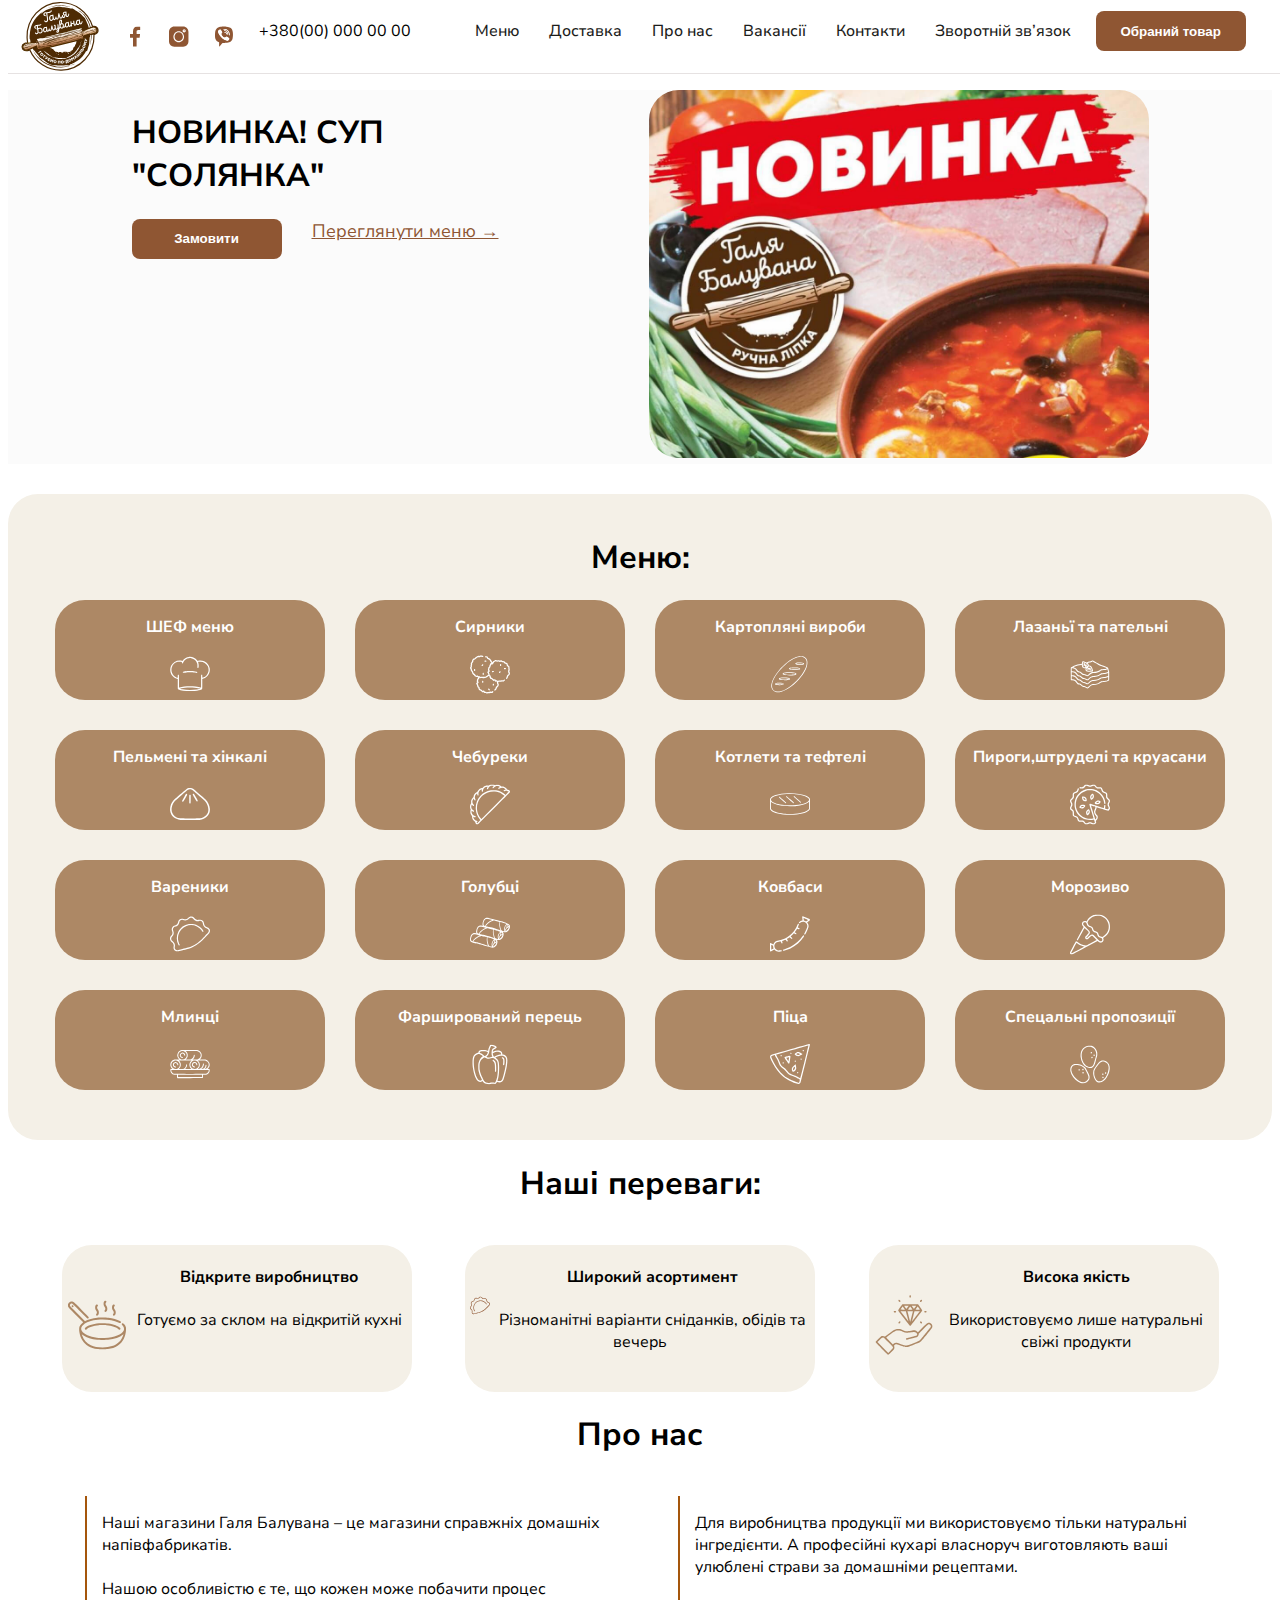
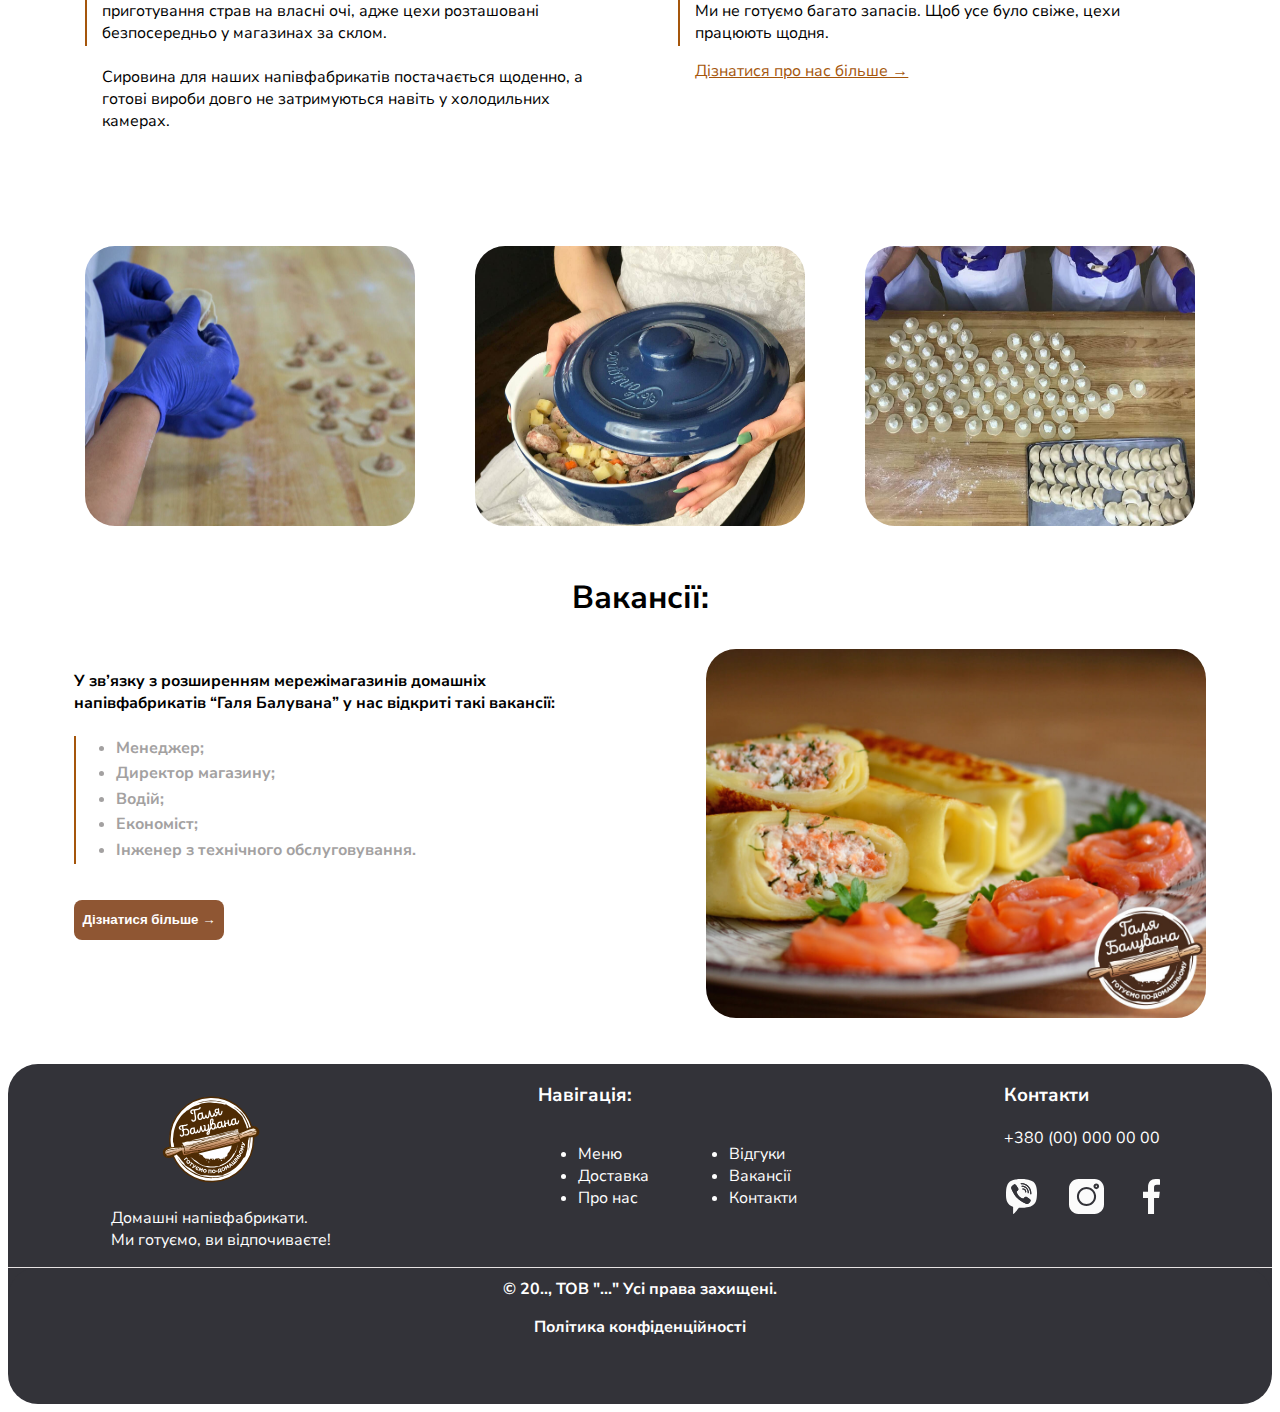
<file: index.html>
<!DOCTYPE html>
<html lang="en">
<head>
    <meta charset="UTF-8">
    <meta name="viewport" content="width=device-width, initial-scale=1.0">
  <link href="bulochka_2.css" rel="stylesheet"/>
    <title>Галя Балувана</title>
</head>
<body>
<nav class="navigation">
    <img src="gb_logo.svg" class="logo">
    <img src="facebook-1.svg" alt="">
    <img src="instagram-1.svg" alt="">
    <img src="viber-1.svg" alt="">

    <span class="phone">+380(00) 000 00 00</span>
    <ul class="menu">
        <li><a href="Menu.html">Меню</a></li>
         <li><a href="">Доставка</a></li>
          <li><a href="">Про нас</a></li>
           <li><a href="">Вакансії</a></li>
            <li><a href="">Контакти</a></li>
             <li><a href="">Зворотній зв’язок</a></li>
    </ul>
     <button class="menu_btn">Обраний товар</button>
</nav>
<section class="first">
<div class="text_area">
    <h1>НОВИНКА! СУП <br>"СОЛЯНКА"</h1>
    <div class="text_second">
        <button class="btn_first">Замовити</button>
        <a href="" class="a_first">Переглянути меню &rarr;</a>
    </div>
    </div>
    <div class="image">
        <img src="photo-main-screen-1-1.jpg" class="image_first">
    </div>
</section>
<section class="second">
    <h1>Меню:</h1>
    <div class="gap">
        <div class="box-1">
            <p class="p_gap">ШЕФ меню</p>
             <img src="Chef.svg" class="img_gap">
        </div>
          <div class="box-1">
             <p class="p_gap">Сирники</p>
            <img src="Sirniki.svg" class="img_gap"> 
        </div>
          <div class="box-1">
            <p class="p_gap">Картопляні вироби</p>
            <img src="Kartoplyani-zrazi.svg" class="img_gap">
        </div>
          <div class="box-1">
             <p class="p_gap">Лазаньї та пательні</p>
            <img src="lazanyi.svg" class="img_gap">
        </div>
          <div class="box-1">
              <p class="p_gap">Пельмені та хінкалі</p>
            <img src="Pelmeni-ta-hinkali.svg" class="img_gap">
        </div>
          <div class="box-1">
            <p class="p_gap">Чебуреки</p>
                <img src="CHebureki.svg" class="img_gap">   
        </div>
          <div class="box-1">
            <p class="p_gap">Котлети та тефтелі</p>
            <img src="Kotleti-ta-tefteli.svg" class="img_gap">
        </div>
          <div class="box-1">
             <p class="p_gap">Пироги,штруделі та круасани</p>
            <img src="Pirogi-shtrudeli-.svg" class="img_gap">
        </div>
          <div class="box-1">
             <p class="p_gap">Вареники</p>
            <img src="Vareniki.svg" class="img_gap">
        </div>
          <div class="box-1">
             <p class="p_gap">Голубці</p>
            <img src="Golubtsi.svg" class="img_gap">
        </div>
          <div class="box-1">
             <p class="p_gap">Ковбаси</p>
            <img src="Kovbasi.svg" class="img_gap">
        </div>
          <div class="box-1">
             <p class="p_gap">Морозиво</p>
            <img src="Morozivo.svg" class="img_gap">
        </div>
          <div class="box-1">
            <p class="p_gap">Млинці</p>
            <img src="Mlintsi.svg" class="img_gap">
        </div>
          <div class="box-1">
            <p class="p_gap">Фарширований перець</p>
             <img src="Farshirovanij-perets.svg" class="img_gap">
        </div>
          <div class="box-1">
             <p class="p_gap">Піца</p>
            <img src="Pitsa.svg" class="img_gap">
        </div>
          <div class="box-1">
              <p class="p_gap">Спецальні пропозиції</p>
            <img src="Spetsialni-propozitsiyi.svg" class="img_gap">
        </div>
    </div>
</section>
<section class="third">
<h1>Наші переваги:</h1>
<div class="blocks">
    <div class="block-1">
        <img src="skovoroda.svg" class="left">
        <h4>Відкрите виробництво</h4>
        <p>Готуємо за склом на
            відкритій кухні</p>
    </div>
    <div class="block-1">
        <img src="vari.svg" class="left">
        <h4>Широкий асортимент</h4>
        <p>Різноманітні варіанти сніданків, обідів та вечерь</p>
    </div>
    <div class="block-1">
        <img src="almaz.svg" class="left">
        <h4>Висока якість</h4>
        <p>Використовуємо лише натуральні свіжі продукти</p>
    </div>
</div>
</section>
<section class="fourth">
  <h1>Про нас</h1>
  <div class="information">
  <div class="info_1">
    <p>Наші магазини Галя Балувана – це магазини справжніх домашніх напівфабрикатів.<br><br>

Нашою особливістю є те, що кожен може побачити процес приготування страв на власні очі, адже цехи розташовані безпосередньо у магазинах за склом.<br><br>

Сировина для наших напівфабрикатів постачається щоденно, а готові вироби довго не затримуються навіть у холодильних камерах.</p>
  </div>
  <div class="info_2">
    <p>Для виробництва продукції ми використовуємо тільки натуральні інгредієнти. А професійні кухарі власноруч виготовляють ваші улюблені страви за домашніми рецептами.<br><br>

Ми не готуємо багато запасів. Щоб усе було свіже, цехи працюють щодня.</p>
    <a href="" class="link">Дізнатися про нас більше &rarr;</a>
  </div>
</div>
 <div class="image_cont">
    <img src="onas1.jpg" class="cont">
    <img src="onas2.jpg" class="cont">
    <img src="onas3.jpg" class="cont">
  </div>
</section>

<section class="five">
 <h1>Вакансії:</h1>
 <div class="five_content">
<div class="table">
  <h4>У зв’язку з розширенням мережімагазинів домашніх напівфабрикатів “Галя Балувана” у нас відкриті такі вакансії:</h4>
  <ul class="table_vak">
    <li>Менеджер;</li>
     <li>Директор магазину;</li>
      <li>Водій;</li>
        <li>Економіст;</li>
          <li>Інженер з технічного обслуговування.</li>
  </ul>
  <button class="btn_table"> Дізнатися більше &rarr; </button>
</div>
<div class="image_five">
  <img src="photo-main-screen.jpg" class="img_five">
</div>
</div>
</section>
<footer class="footer">
  <div class="footer_logo">
    <img src="gb_logo.svg" class="logo_f">
    <p class="p_footer">Домашні напівфабрикати.<br>
    Ми готуємо, ви відпочиваєте!</p>
  </div>
  <div class="navig_footer">
    <h3 class="h3_f">Навігація:</h3>
    <div class="tables">
      <ul>
        <li>Меню</li>
        <li>Доставка</li>
        <li>Про нас</li>
      </ul>
      <ul>
        <li>Відгуки</li>
         <li>Вакансії</li>
          <li>Контакти</li>
      </ul>
    </div>
  </div>
  <div class="contacts_foot">
    <h3 class="contacts_h3">Контакти</h3>
    <span class="span_f">+380 (00) 000 00 00</span>
    <div class="social_n">
      <img src="fot_v.svg" class="img_footer">
      <img src="inst_v.svg" class="img_footer">
      <img src="f_f.svg" class="img_footer">
    </div>
  </div>
</footer>
<div class="finish">
    <p class="finish_p">© 20.., ТОВ "..." Усі права захищені.</p>
    <p class="polit">Політика конфіденційності</p>
</div>
</body>
</html>
</file>
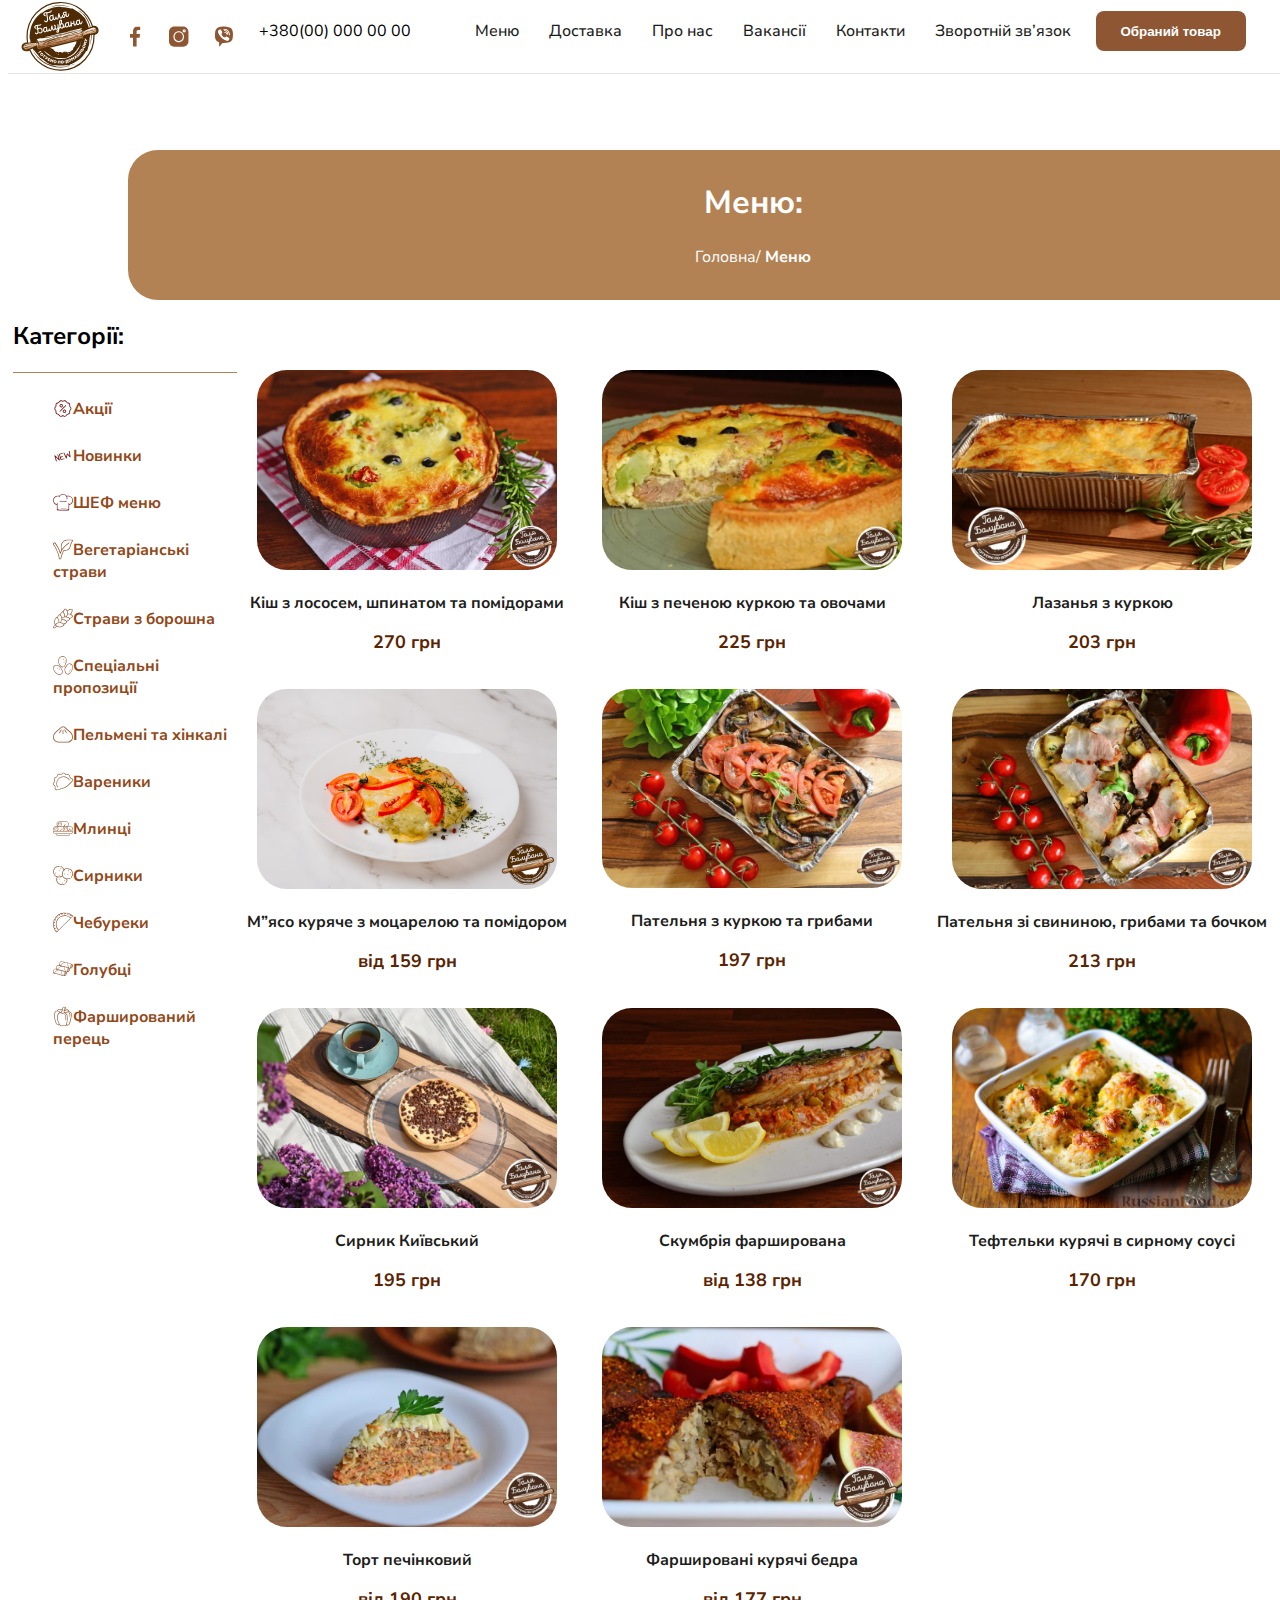
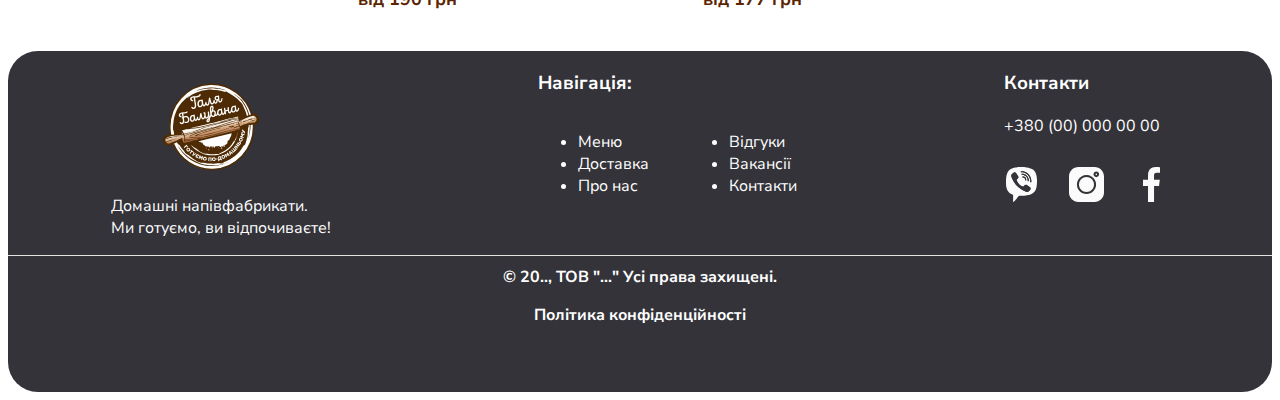
<file: Menu.html>
<!DOCTYPE html>
<html lang="en">
<head>
    <meta charset="UTF-8">
    <meta name="viewport" content="width=device-width, initial-scale=1.0">
     <link href="Menu.css" rel="stylesheet"/>
    <title>Menu</title>
</head>
<body>
    <nav class="navigation">
    <img src="gb_logo.svg" class="logo">
    <img src="facebook-1.svg" alt="">
    <img src="instagram-1.svg" alt="">
    <img src="viber-1.svg" alt="">

    <span class="phone">+380(00) 000 00 00</span>
    <ul class="menu">
        <li><a href="Menu.html">Меню</a></li>
         <li><a href="">Доставка</a></li>
          <li><a href="">Про нас</a></li>
           <li><a href="">Вакансії</a></li>
            <li><a href="">Контакти</a></li>
             <li><a href="">Зворотній зв’язок</a></li>
    </ul>
     <button class="menu_btn">Обраний товар</button>
</nav>
<section class="first">
    <div class="text_first">
    <h1>Меню:</h1>
    <p>Головна/ <strong>Меню</strong></p>
    </div>
</section>
<section class="second">
    <div class="second_menu">
        <div class="kategory">
            <h2>Категорії:</h2>
            <ul class="kategory_menu">
                <div class="link">
                <img src="Aktsiyi.svg" class="img_l">
                <li><a href="">Акції</a></li>
                </div>
                <div class="link">
                <img src="new.svg" class="img_l">
                <li><a href="">Новинки</a></li>
                </div>
                <div class="link">
                <img src="SHEF-menyu.svg" class="img_l">
                <li><a href="">ШЕФ меню</a></li>
                </div>
                <div class="link">
                <img src="Vegetarianski-stravy.svg" class="img_l">
                <li><a href="">Вегетаріанські страви</a></li>
                </div>
                <div class="link">
                <img src="Stravy-z-boroshna.svg" class="img_l">
                <li><a href="">Страви з борошна</a></li>
                </div>
                <div class="link">
                <img src="Spetsialni-propozytsiyi.svg" class="img_l">
                <li><a href="">Спеціальні пропозиції</a></li>
                </div>
                <div class="link">
                <img src="Pel.svg" class="img_l">
                <li><a href="">Пельмені та хінкалі</a></li>
                </div>
                <div class="link">
                <img src="vari.svg" class="img_l">
                <li><a href="">Вареники</a></li>
                </div>
                <div class="link">
                <img src="Mlyntsi.svg"  class="img_l">
                <li><a href="">Млинці</a></li>
                </div>
                <div class="link">
                <img src="Syrnyky.svg" class="img_l">
                <li><a href="">Сирники</a></li>
                </div>
                <div class="link">
                <img src="CHebureky.svg" class="img_l">
                <li><a href="">Чебуреки</a></li>
                </div>
                <div class="link">
                <img src="Gol.svg" class="img_l">
                <li><a href="">Голубці</a></li>
                </div>
                <div class="link">
                <img src="Farshyrovanyj-perets.svg" class="img_l">
                <li><a href="">Фарширований перець</a></li>
                </div>
            </ul>
        </div>

        <div class="gap">
            <div class="box_1">
                <img src="Kish-z-lososem-shpynatom-ta-pomidoramy-1.webp" class="img_gap">
                <p class="p_box">Кіш з лососем, шпинатом та помідорами</p>
                <span class="span_box">270 грн</span>
            </div>
               <div class="box_1">
                <img src="Kish-z-pechenoyu-kurkoyu-ta-ovochamy-2-768x512.webp" class="img_gap">
                <p class="p_box">Кіш з печеною куркою та овочами </p>
                <span class="span_box">225 грн</span>
            </div>
               <div class="box_1">
                <img src="Lazanya-z-kurkoyu-768x512.webp" class="img_gap">
                <p class="p_box">Лазанья з куркою</p>
                <span class="span_box" >203 грн</span>
            </div>
               <div class="box_1">
                <img src="m_yaso-po-franczuzky-z-kuryatynoyu_1-1-600x400-1.jpg" class="img_gap">
                <p class="p_box">М”ясо куряче з моцарелою та помідором</p>
                <span class="span_box">від 159 грн</span>
            </div>
               <div class="box_1">
                <img src="Patelnya-z-kurkoyu-ta-grybamy.webp" class="img_gap">
                <p class="p_box">Пательня з куркою та грибами</p>
                <span class="span_box">197 грн</span>
            </div>
               <div class="box_1">
                <img src="Patelnya-zi-svynynoyu-grybamy-ta-bochkom.webp" class="img_gap">
                <p class="p_box">Пательня зі свининою, грибами та бочком</p>
                <span class="span_box">213 грн</span>
            </div>
               <div class="box_1">
                <img src="dsc_0248-1-scaled-1-768x512.jpg" class="img_gap">
                <p class="p_box">Сирник Київський</p>
                <span class="span_box">195 грн</span>
            </div>
               <div class="box_1">
                <img src="DSC_0509-scaled-1-768x512.jpg" class="img_gap">
                <p class="p_box">Скумбрія фарширована</p>
                <span class="span_box">від 138 грн</span>
            </div>
               <div class="box_1">
                <img src="Teftelky-kuryachi.jpg" class="img_gap">
                <p class="p_box">Тефтельки курячі в сирному соусі</p>
                <span class="span_box">170 грн</span>
            </div>
             <div class="box_1">
                <img src="Tort-pechinkovyj-768x512.webp" class="img_gap">
                <p class="p_box">Торт печінковий</p>
                <span class="span_box">від 190 грн</span>
            </div>
             <div class="box_1">
                <img src="Farshyrovani-kuryachi-bedra-1-768x512.webp" class="img_gap">
                <p class="p_box">Фаршировані курячі бедра</p>
                <span class="span_box">від 177 грн</span>
            </div>
            
       

    </div>

</section>
<footer class="footer">
  <div class="footer_logo">
    <img src="gb_logo.svg" class="logo_f">
    <p class="p_footer">Домашні напівфабрикати.<br>
    Ми готуємо, ви відпочиваєте!</p>
  </div>
  <div class="navig_footer">
    <h3 class="h3_f">Навігація:</h3>
    <div class="tables">
      <ul>
        <li>Меню</li>
        <li>Доставка</li>
        <li>Про нас</li>
      </ul>
      <ul>
        <li>Відгуки</li>
         <li>Вакансії</li>
          <li>Контакти</li>
      </ul>
    </div>
  </div>
  <div class="contacts_foot">
    <h3 class="contacts_h3">Контакти</h3>
    <span class="span_f">+380 (00) 000 00 00</span>
    <div class="social_n">
      <img src="fot_v.svg" class="img_footer">
      <img src="inst_v.svg" class="img_footer">
      <img src="f_f.svg" class="img_footer">
    </div>
  </div>
</footer>
<div class="finish">
    <p class="finish_p">© 20.., ТОВ "..." Усі права захищені.</p>
    <p class="polit">Політика конфіденційності</p>
</div>
</body>
</html>
</file>
<file: bulochka_2.css>
@import url('https://fonts.googleapis.com/css2?family=Nunito+Sans:ital,opsz,wght@0,6..12,200..1000;1,6..12,200..1000&family=Quicksand:wght@300..700&display=swap');
body{
font-family: "Nunito Sans", sans-serif;
}
.navigation{
display: flex;justify-content: space-around;
background-color: white;
border-bottom: 1px solid rgb(230, 226, 226);
position: fixed;
top: 0;
width: 100%;
z-index: 1000%;
}
.menu{
display: flex;
justify-content: space-around;
gap: 30px;
margin-top: 20px;
}
.phone{
margin-top: 20px;
}
.logo{
width: 80px;
}
.menu{
list-style-type: none;
}
.menu a{
font-weight: 500;
color: #1D1D1B;
text-decoration: none;
}
.menu a:hover{
color: #8F5633;
transition: 0.4s ease;
}
.menu_btn{
background-color:  #8F5633;
color: white;
border: none;
border-radius: 8px;
width: 150px;
font-weight: bold;
height: 40px;
margin-top: 11px;
margin-right: 30px;
cursor: pointer;
}
.menu_btn:hover{
background-color:  #924819;
transition: 0.2s ease;
}
.menu_btn:active{
scale: 0.9;
}
.first{
background-color: #fbfbfb;
display: flex;
justify-content: center;
gap: 150px;
margin-top: 90px;
}
.text_second{
gap: 30px;
display: flex;
}
.btn_first{
background-color:  #8F5633;
color: white;
border: none;
border-radius: 8px;
width: 150px;
font-weight: bold;
height: 40px;
cursor: pointer;
}
.btn_first:hover{
background-color:  #924819;
transition: 0.2s ease;
}
.btn_first:active{
scale: 0.9;
}
.a_first{
color: #8F5633;
font-size: 18px;
}
.a_first:hover{
color: #923c06;
transition: 0.2s ease;
}
.image_first{
width: 500px;
border-radius: 30px;
transition: transform 0.3s ease;
}
.image_first:hover{
transform: scale(1.2);
}
.second{
text-align: center;
margin-top: 30px;
padding-top: 20px;
padding-bottom: 50px;
background-color:#F4F0E7;
border-radius: 30px;
}
.gap{
display: grid;
gap: 30px;
grid-template-columns: auto auto auto auto ;
justify-content: center;
}
.box-1{
background-color: #AD8865;
text-align: center;
width: 270px;
height: 100px;
border-radius: 30px;
}
.box-1:hover{
background-color: #a5560c;   
transition: 0.4s ease;
cursor: pointer;
}
.p_gap{
color: white;
font-weight: bold;
}
.img_gap{
width: 40px;
}
.third{
text-align: center;
}
.blocks{
margin-top: 40px;
display: flex;
justify-content: space-evenly;
}
.block-1{
width: 350px;
height: 117px;
background-color: #F4F0E7;
border-radius: 30px;
padding-bottom: 30px;
}
.left{
float: left; 
margin-top: 50px;
margin-left: 5px;
}
.block-1:hover{
box-shadow:  1px 1px 30px #a5560c; 
transition: 0.5s ease;
cursor: pointer;
}
.fourth{
text-align: center;
}
.information{
margin-top: 40px;
display: flex;
justify-content: space-evenly;
}
.info_1{
text-align: left;
width: 500px;
height: 150px;
border-left: 2px solid #a5560c;
padding-left: 15px;
}
.info_2{
 text-align: left;
width: 500px;
height: 150px;
border-left: 2px solid #a5560c;
padding-left: 15px;
}
.link{
color: #a5560c;
}
.link:hover{
 color: #5e2e02;
 transition: 0.4s ease;
}
.image_cont{
 display: flex;
 justify-content: center;
margin-top: 200px;
gap: 60px;
}
.cont{
width: 330px;
height: 280px;
border-radius: 30px;
}
.cont:hover{
box-shadow:  1px 1px 30px #a5560c; 
transition: 0.5s ease;
}
.five{
text-align: center;
margin-top: 50px;
}
.five_content{
margin-top: 30px;
display: flex;
justify-content: space-around;
}
.table{
width: 500px;
text-align: left;
}
.img_five{
width: 500px;
border-radius: 30px;
transition: transform 0.3s ease;
}
.img_five:hover{
transform: scale(1.2);
}
.table_vak{
color: rgb(163, 161, 161);
font-weight: bold;
font-size: 16px;
line-height: 1.6;
border-left: 2px solid #a5560c;
}
.table_vak li:hover{
 text-decoration: underline;
 cursor: pointer;
color: #a5560c;
transition: 0.4s ease;
}
.btn_table{
margin-top: 20px;
background-color:  #8F5633;
color: white;
border: none;
border-radius: 8px;
width: 150px;
font-weight: bold;
height: 40px;
cursor: pointer;
}
.btn_table:hover{
background-color:  #924819;
transition: 0.3s ease;
}
.btn_table:active{
 scale: 0.9;  
}
.footer{
display: flex;
justify-content: space-around;
margin-top: 40px;
 border-radius: 30px;
background-color: #333339;
 padding-bottom: 60px;
}
.tables{
 display: flex;
 gap: 40px;
}
.logo_f{
margin-top: 30px;
margin-left: 50px;
width: 100px;
}
.logo_f:hover{
box-shadow:  1px 1px 30px #eceae9; 
transition: 0.4s ease;
}
.p_footer{
color: white;
}
.h3_f{
color: white;
}
.tables{
 color: white;
cursor: pointer;
}
.tables li:hover{
text-decoration: underline;
color:#8F5633;
transition: 0.4s ease;
}
.contacts_h3{
color: white;
}
.span_f{
color: white; 
}
.social_n{
 margin-top: 30px;
display: flex;
 gap: 30px;
}
.finish{
background-color: #333339;
text-align: center;
border-radius: 30px;
 padding-bottom: 50px;
}
.finish_p{
padding-top: 10px;
 border-top: 1px solid rgb(230, 226, 226);
 margin-top: -60px;
color: white;
 font-weight: bold;
}
.polit{
color: white;
 font-weight: bold;
}
.img_footer:hover{
    box-shadow:  1px 1px 30px #eceae9; 
    transition: 0.4s ease;
}
</file>
<file: Menu.css>
@import url('https://fonts.googleapis.com/css2?family=Nunito+Sans:ital,opsz,wght@0,6..12,200..1000;1,6..12,200..1000&family=Quicksand:wght@300..700&display=swap');
body{
font-family: "Nunito Sans", sans-serif;
}
.navigation{
display: flex;justify-content: space-around;
background-color: white;
border-bottom: 1px solid rgb(230, 226, 226);
position: fixed;
top: 0;
width: 100%;
z-index: 1000%;
}
.menu{
display: flex;
justify-content: space-around;
gap: 30px;
margin-top: 20px;
}
.phone{
margin-top: 20px;
}
.logo{
width: 80px;
}
.menu{
list-style-type: none;
}
.menu a{
font-weight: 500;
color: #1D1D1B;
text-decoration: none;
}
.menu a:hover{
color: #8F5633;
transition: 0.4s ease;
}
.menu_btn{
background-color:  #8F5633;
color: white;
border: none;
border-radius: 8px;
width: 150px;
font-weight: bold;
height: 40px;
margin-top: 11px;
margin-right: 30px;
cursor: pointer;
}
.menu_btn:hover{
background-color:  #924819;
transition: 0.2s ease;
}
.menu_btn:active{
scale: 0.9;
}
.first{
margin-left: 120px;
width: 1250px;
height: 150px;
margin-top: 150px;
background-color: #b38254;
border-radius: 30px;
}
.text_first{
text-align: center;
padding-top: 10px;
color: white;
}
.second_menu{
display: flex;
justify-content: space-around;
}
.img_l{
float: left;
}
.kategory_menu{
border-top: 1px solid #b38254;
list-style-type: none;

}
.kategory_menu a{
text-decoration: none;
color:#924819;
font-weight: bold;
}
.kategory_menu a:hover{
color: #5b2401;
text-decoration: underline;
transition: 0.4s ease;
}
.link{
    margin-top: 25px;
}
.gap{
    margin-top: 70px;
    display:grid;
    gap:35px;
    grid-template-columns: auto auto auto ;
    justify-content: center;
}
.box_1{
    text-align: center;
}
.span_box{
    font-weight: bold;
    color: #5b2401;
    font-size: 18px;
}
.p_box{
    color: #1D1D1B;
    font-weight: bold;
}
.img_gap{
    width: 300px;
    border-radius: 30px;
}
.footer{
display: flex;
justify-content: space-around;
margin-top: 40px;
 border-radius: 30px;
background-color: #333339;
 padding-bottom: 60px;
}
.tables{
 display: flex;
 gap: 40px;
}
.logo_f{
margin-top: 30px;
margin-left: 50px;
width: 100px;
}
.logo_f:hover{
box-shadow:  1px 1px 30px #eceae9; 
transition: 0.4s ease;
}
.p_footer{
color: white;
}
.h3_f{
color: white;
}
.tables{
 color: white;
cursor: pointer;
}
.tables li:hover{
text-decoration: underline;
color:#8F5633;
transition: 0.4s ease;
}
.contacts_h3{
color: white;
}
.span_f{
color: white; 
}
.social_n{
 margin-top: 30px;
display: flex;
 gap: 30px;
}
.finish{
background-color: #333339;
text-align: center;
border-radius: 30px;
 padding-bottom: 50px;
}
.finish_p{
padding-top: 10px;
 border-top: 1px solid rgb(230, 226, 226);
 margin-top: -60px;
color: white;
 font-weight: bold;
}
.polit{
color: white;
 font-weight: bold;
}
.img_footer:hover{
    box-shadow:  1px 1px 30px #eceae9; 
    transition: 0.4s ease;
}
</file>
